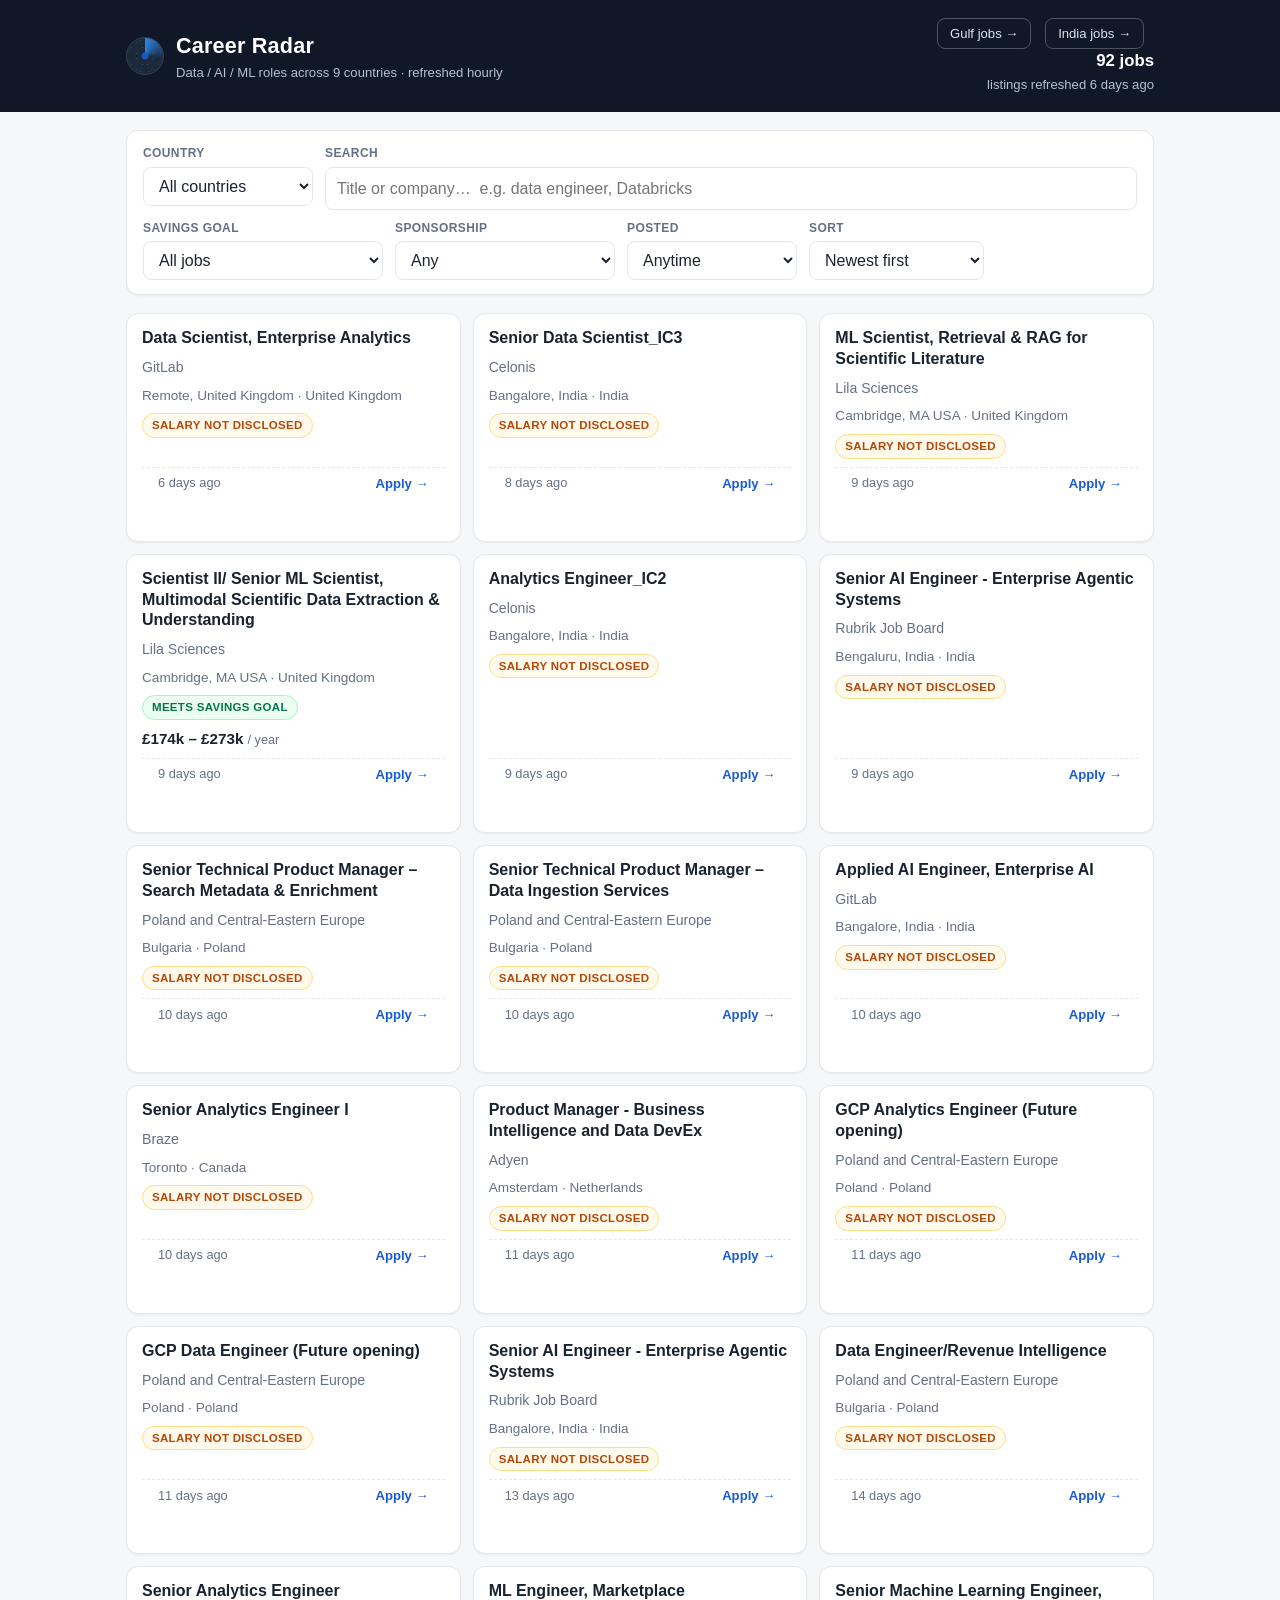
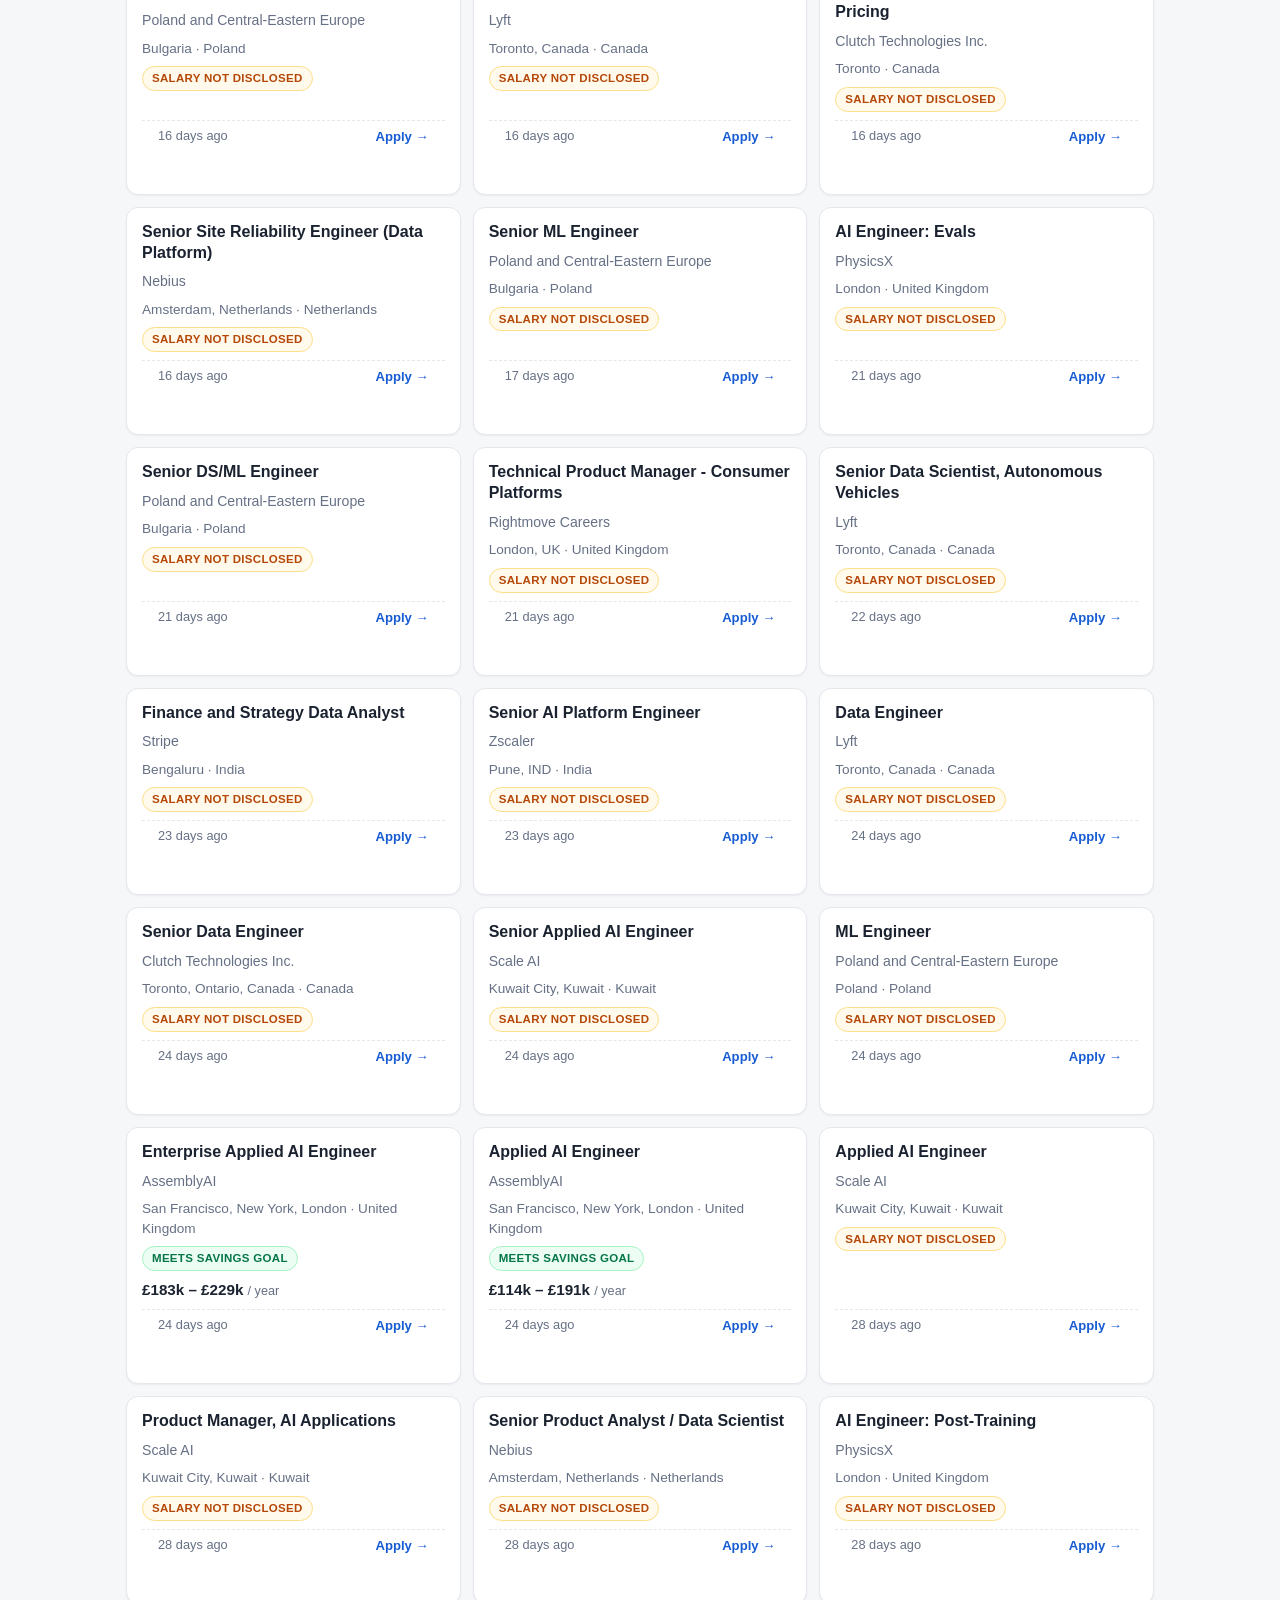
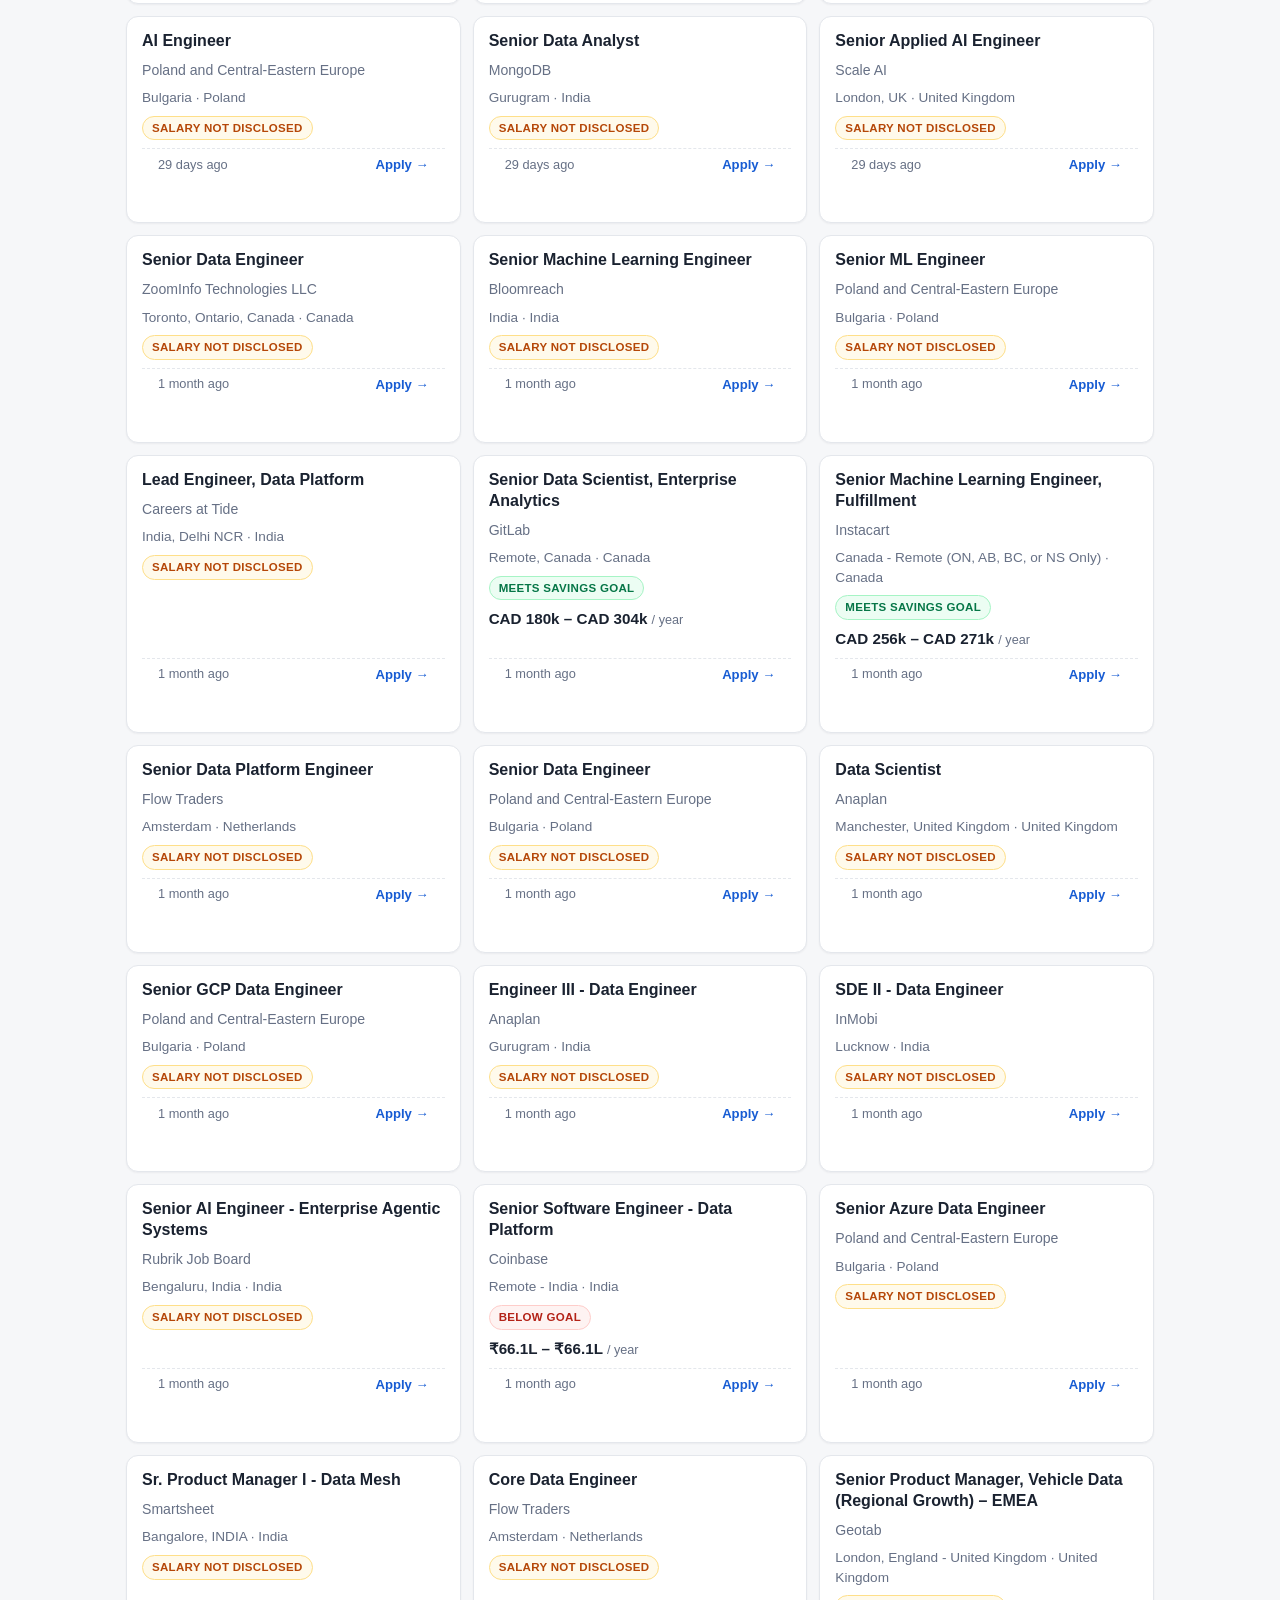
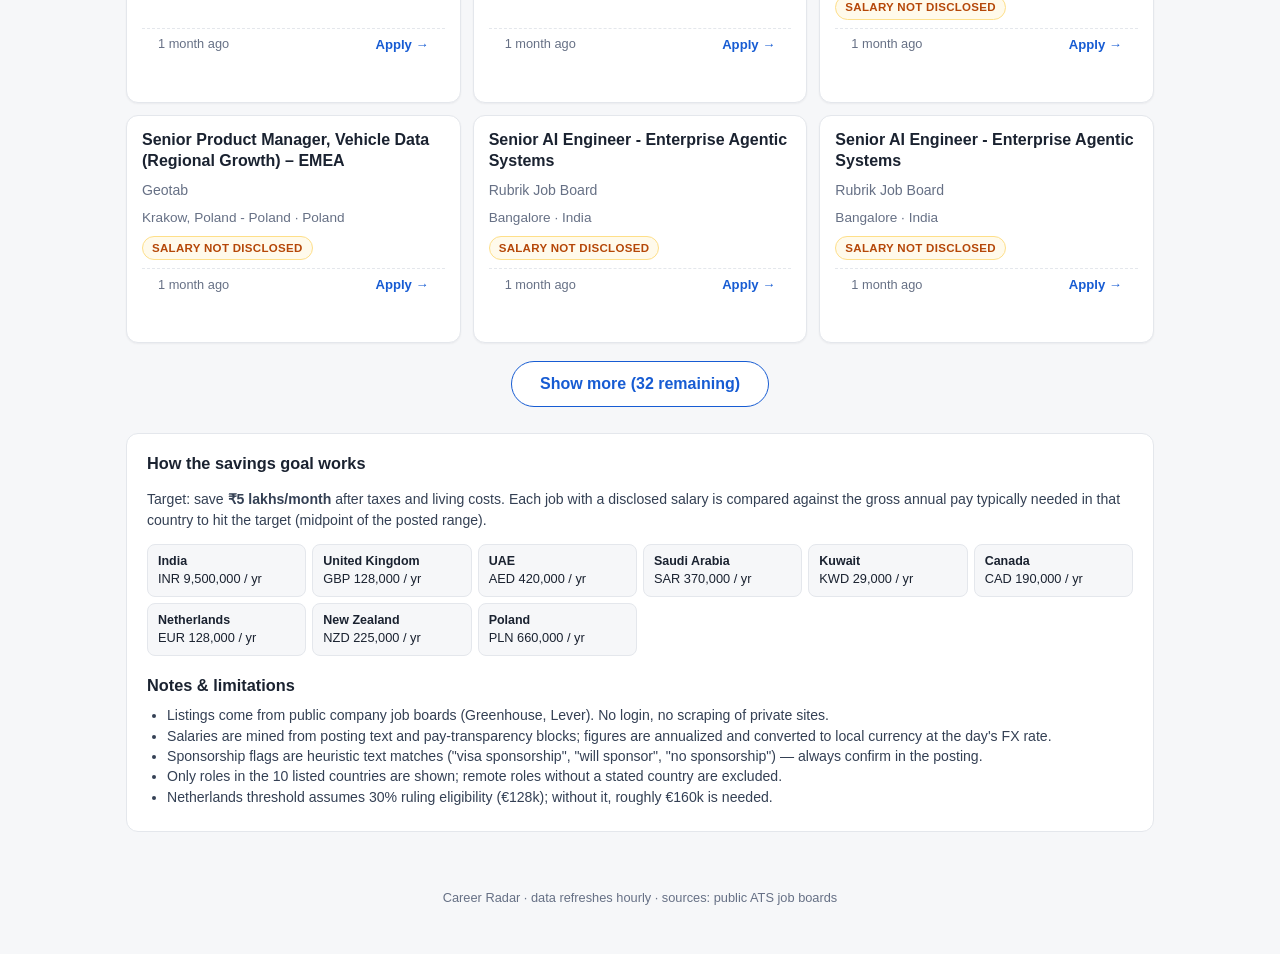
<file: web/index.html>
<!DOCTYPE html>
<html lang="en">
<head>
<meta charset="UTF-8">
<meta name="viewport" content="width=device-width, initial-scale=1.0">
<title>Career Radar — International Data Jobs</title>
<meta name="description" content="Hourly-refreshed international job board for data engineers, data scientists, AI/ML engineers and analysts across 9 countries.">
<link rel="stylesheet" href="styles.css">
</head>
<body>
<header class="topbar">
  <div class="wrap">
    <div class="brand">
      <span class="radar" aria-hidden="true"></span>
      <div>
        <h1>Career Radar</h1>
        <p class="sub">Data / AI / ML roles across 9 countries &middot; refreshed hourly</p>
      </div>
    </div>
    <div class="meta">
      <a class="nav-link" href="gulf/index.html">Gulf jobs &rarr;</a>
      <a class="nav-link" href="india/index.html">India jobs &rarr;</a>
      <span id="count" class="count"></span>
      <span id="refreshed" class="refreshed" title=""></span>
    </div>
  </div>
</header>

<main class="wrap">
  <section class="controls" aria-label="Filters">
    <div class="row">
      <label class="field">
        <span>Country</span>
        <select id="country">
          <option value="">All countries</option>
        </select>
      </label>
      <label class="field grow">
        <span>Search</span>
        <input id="search" type="search" placeholder="Title or company…  e.g. data engineer, Databricks" autocomplete="off">
      </label>
    </div>
    <div class="row">
      <label class="field">
        <span>Savings goal</span>
        <select id="goal">
          <option value="">All jobs</option>
          <option value="yes">Meets ₹5L/mo savings goal</option>
          <option value="unknown">Salary not disclosed</option>
          <option value="no">Below savings goal</option>
        </select>
      </label>
      <label class="field">
        <span>Sponsorship</span>
        <select id="spon">
          <option value="">Any</option>
          <option value="yes">Sponsorship mentioned</option>
          <option value="unknown">Not mentioned</option>
          <option value="no">Explicitly no sponsorship</option>
        </select>
      </label>
      <label class="field">
        <span>Posted</span>
        <select id="fresh">
          <option value="">Anytime</option>
          <option value="1">Last 24 hours</option>
          <option value="3">Last 3 days</option>
          <option value="7">Last 7 days</option>
        </select>
      </label>
      <label class="field">
        <span>Sort</span>
        <select id="sort">
          <option value="new">Newest first</option>
          <option value="salary">Salary: high to low</option>
        </select>
      </label>
    </div>
  </section>

  <section id="results" class="results" aria-live="polite"></section>
  <div class="more-wrap">
    <button id="more" class="more" hidden>Show more</button>
  </div>

  <section class="about">
    <h2>How the savings goal works</h2>
    <p>Target: save <strong>₹5 lakhs/month</strong> after taxes and living costs.
    Each job with a disclosed salary is compared against the gross annual pay
    typically needed in that country to hit the target (midpoint of the posted range).</p>
    <div class="thresholds" id="thresholds"></div>
    <h2>Notes &amp; limitations</h2>
    <ul>
      <li>Listings come from public company job boards (Greenhouse, Lever). No login, no scraping of private sites.</li>
      <li>Salaries are mined from posting text and pay-transparency blocks; figures are annualized and converted to local currency at the day's FX rate.</li>
      <li>Sponsorship flags are heuristic text matches ("visa sponsorship", "will sponsor", "no sponsorship") — always confirm in the posting.</li>
      <li>Only roles in the 10 listed countries are shown; remote roles without a stated country are excluded.</li>
      <li class="netherlands-note">Netherlands threshold assumes 30% ruling eligibility (€128k); without it, roughly €160k is needed.</li>
    </ul>
  </section>
</main>

<footer class="wrap foot">
  <p>Career Radar &middot; data refreshes hourly &middot; sources: public ATS job boards</p>
</footer>

<script src="app.js"></script>
</body>
</html>
</file>
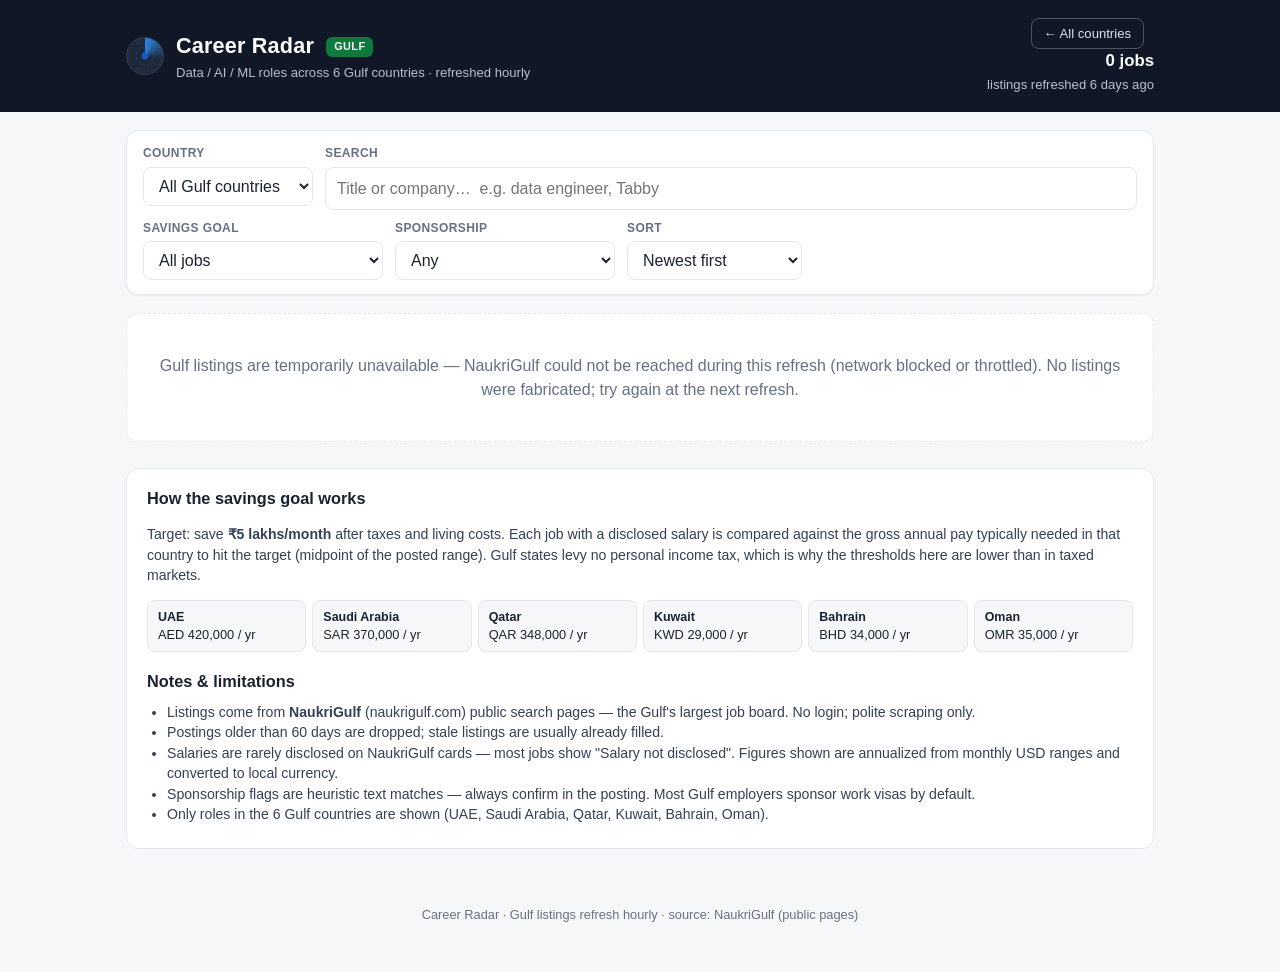
<file: web/gulf/index.html>
<!DOCTYPE html>
<html lang="en">
<head>
<meta charset="UTF-8">
<meta name="viewport" content="width=device-width, initial-scale=1.0">
<title>Career Radar — Gulf Data Jobs</title>
<meta name="description" content="Hourly-refreshed Gulf job board for data engineers, data scientists, AI/ML engineers and analysts across UAE, Saudi Arabia, Qatar, Kuwait, Bahrain and Oman. Source: NaukriGulf.">
<link rel="stylesheet" href="../styles.css">
</head>
<body>
<header class="topbar">
  <div class="wrap">
    <div class="brand">
      <span class="radar" aria-hidden="true"></span>
      <div>
        <h1>Career Radar <span class="gulf-tag">Gulf</span></h1>
        <p class="sub">Data / AI / ML roles across 6 Gulf countries &middot; refreshed hourly</p>
      </div>
    </div>
    <div class="meta">
      <a class="nav-link" href="../index.html">&larr; All countries</a>
      <span id="count" class="count"></span>
      <span id="refreshed" class="refreshed" title=""></span>
    </div>
  </div>
</header>

<main class="wrap">
  <section class="controls" aria-label="Filters">
    <div class="row">
      <label class="field">
        <span>Country</span>
        <select id="country">
          <option value="">All Gulf countries</option>
        </select>
      </label>
      <label class="field grow">
        <span>Search</span>
        <input id="search" type="search" placeholder="Title or company…  e.g. data engineer, Tabby" autocomplete="off">
      </label>
    </div>
    <div class="row">
      <label class="field">
        <span>Savings goal</span>
        <select id="goal">
          <option value="">All jobs</option>
          <option value="yes">Meets ₹5L/mo savings goal</option>
          <option value="unknown">Salary not disclosed</option>
          <option value="no">Below savings goal</option>
        </select>
      </label>
      <label class="field">
        <span>Sponsorship</span>
        <select id="spon">
          <option value="">Any</option>
          <option value="yes">Sponsorship mentioned</option>
          <option value="unknown">Not mentioned</option>
          <option value="no">Explicitly no sponsorship</option>
        </select>
      </label>
      <label class="field">
        <span>Sort</span>
        <select id="sort">
          <option value="new">Newest first</option>
          <option value="salary">Salary: high to low</option>
        </select>
      </label>
    </div>
  </section>

  <section id="results" class="results" aria-live="polite"></section>
  <div class="more-wrap">
    <button id="more" class="more" hidden>Show more</button>
  </div>

  <section class="about">
    <h2>How the savings goal works</h2>
    <p>Target: save <strong>₹5 lakhs/month</strong> after taxes and living costs.
    Each job with a disclosed salary is compared against the gross annual pay
    typically needed in that country to hit the target (midpoint of the posted range).
    Gulf states levy no personal income tax, which is why the thresholds here
    are lower than in taxed markets.</p>
    <div class="thresholds" id="thresholds"></div>
    <h2>Notes &amp; limitations</h2>
    <ul>
      <li>Listings come from <strong>NaukriGulf</strong> (naukrigulf.com) public search pages — the Gulf's largest job board. No login; polite scraping only.</li>
      <li>Postings older than 60 days are dropped; stale listings are usually already filled.</li>
      <li>Salaries are rarely disclosed on NaukriGulf cards — most jobs show "Salary not disclosed". Figures shown are annualized from monthly USD ranges and converted to local currency.</li>
      <li>Sponsorship flags are heuristic text matches — always confirm in the posting. Most Gulf employers sponsor work visas by default.</li>
      <li>Only roles in the 6 Gulf countries are shown (UAE, Saudi Arabia, Qatar, Kuwait, Bahrain, Oman).</li>
    </ul>
  </section>
</main>

<footer class="wrap foot">
  <p>Career Radar &middot; Gulf listings refresh hourly &middot; source: NaukriGulf (public pages)</p>
</footer>

<script src="app.js"></script>
</body>
</html>
</file>
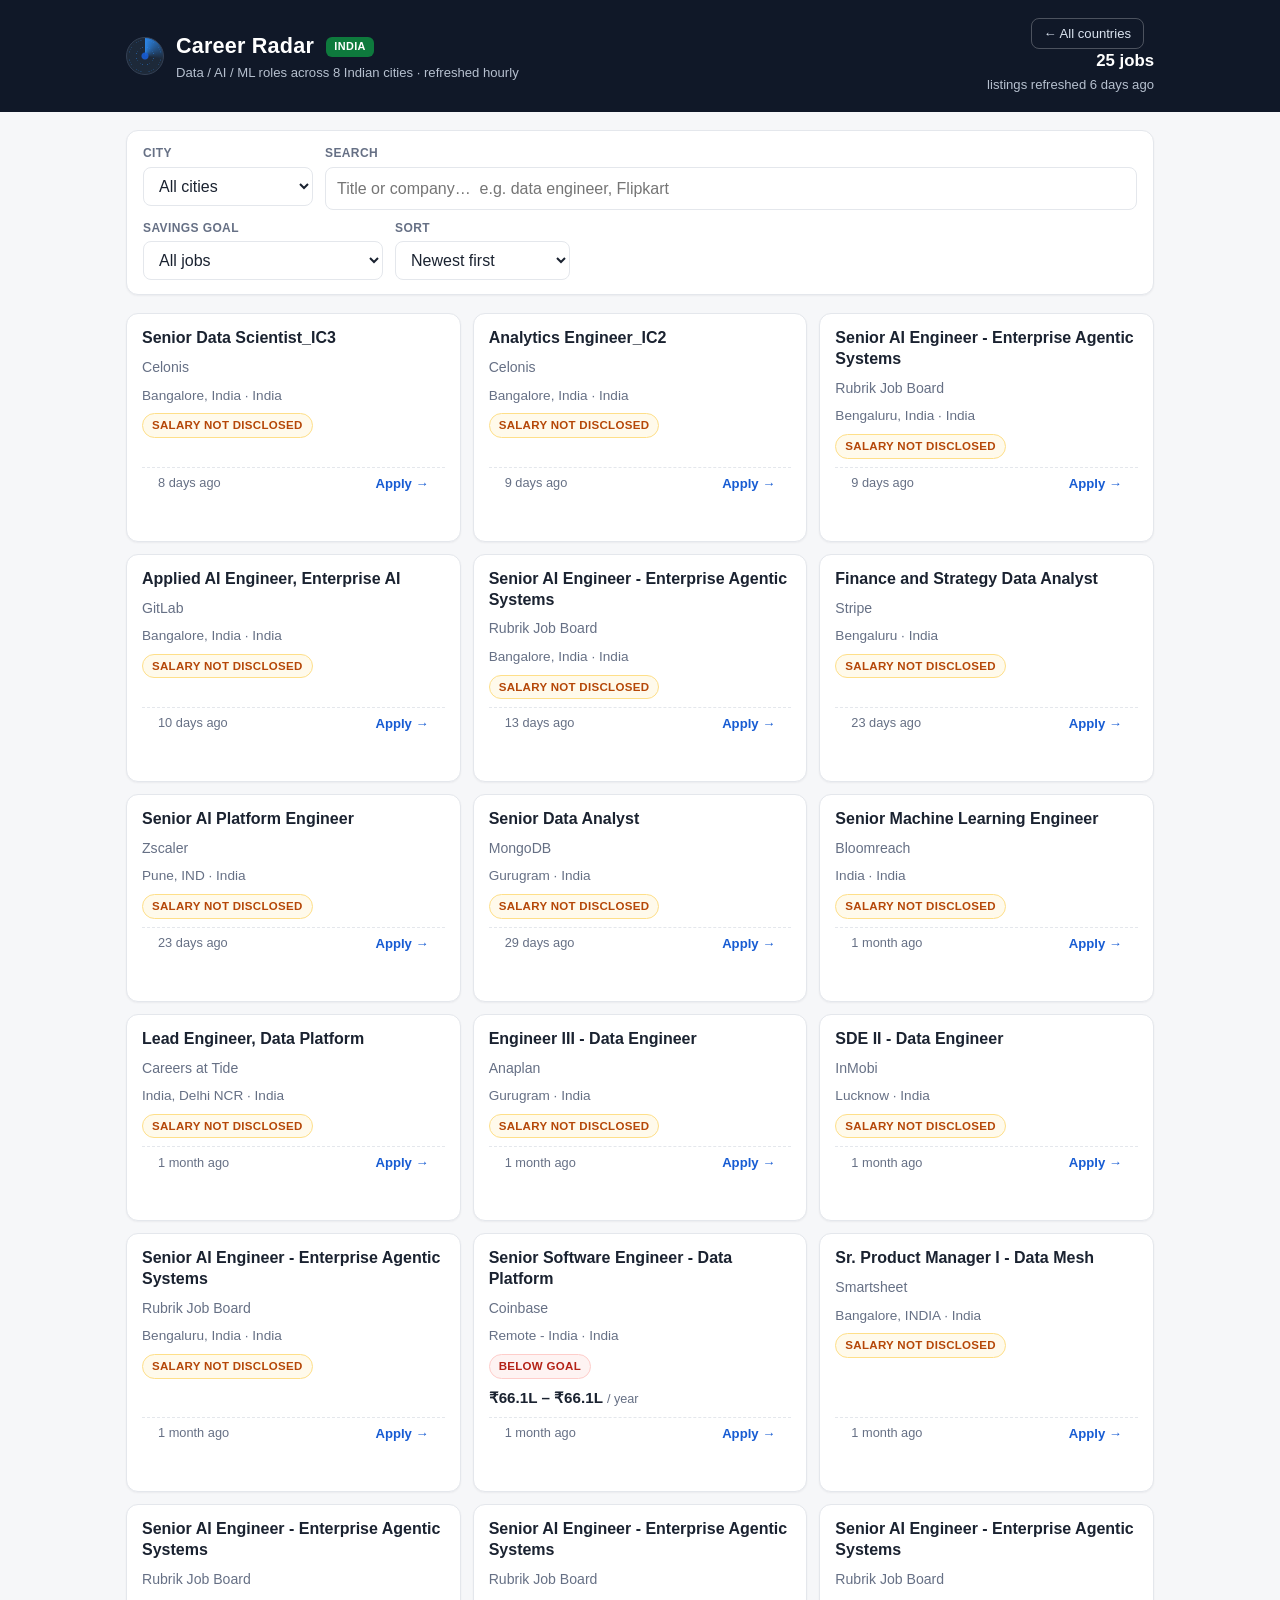
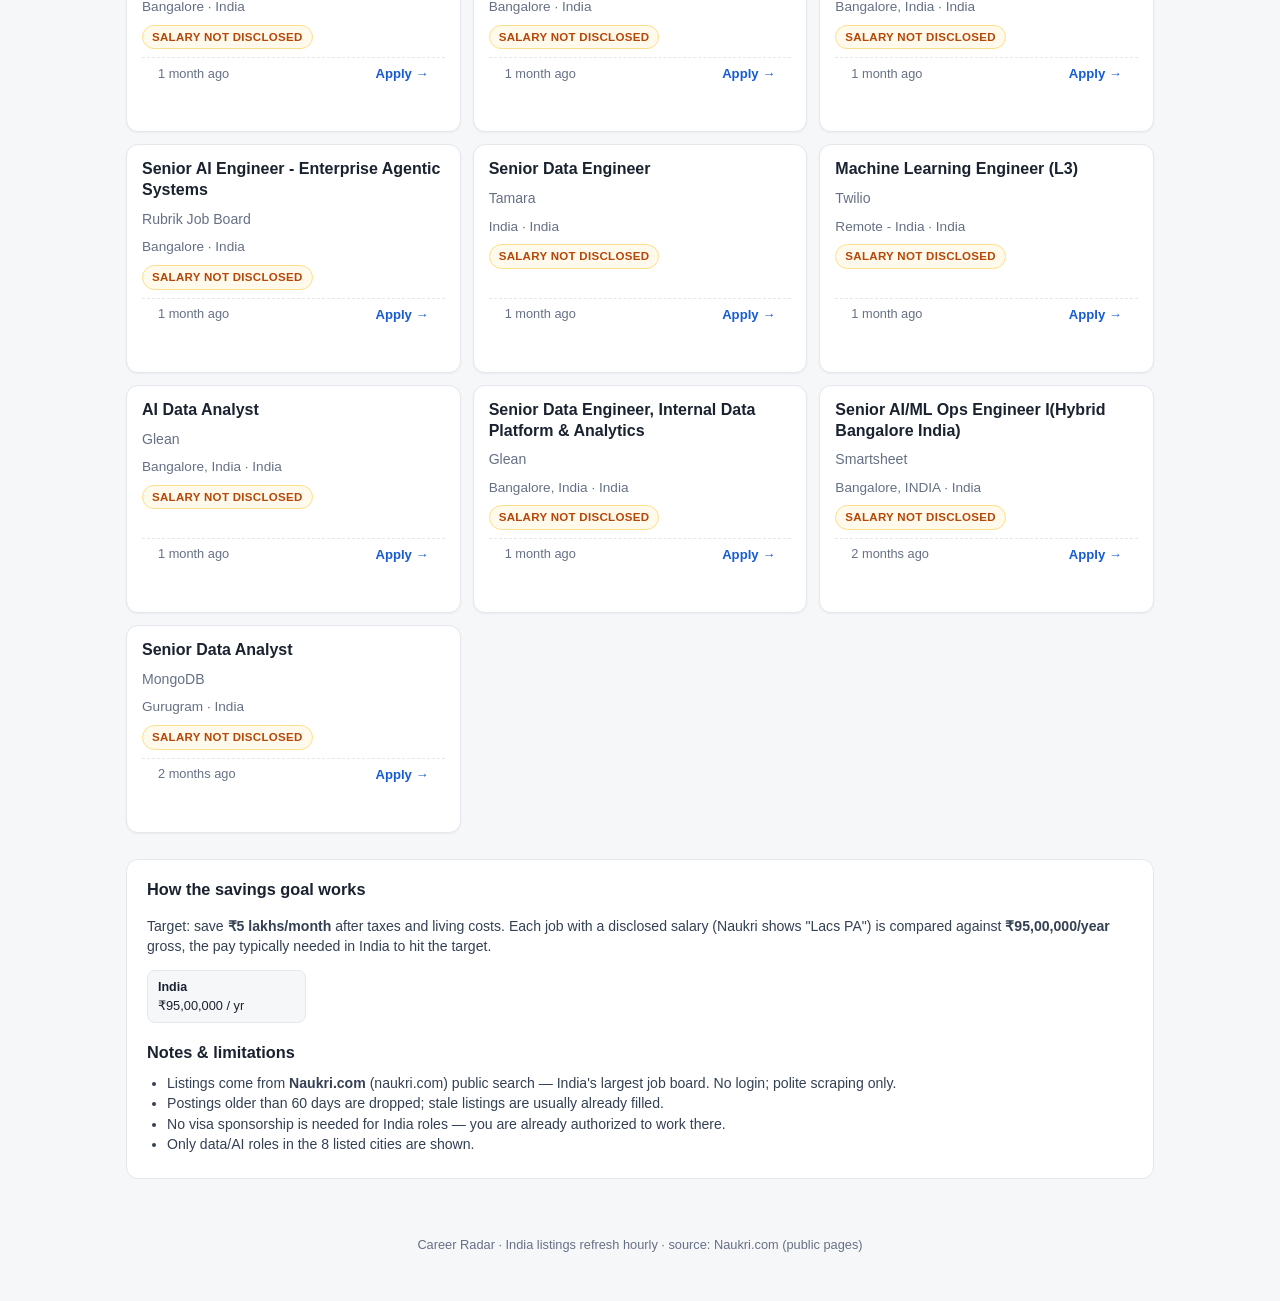
<file: web/india/index.html>
<!DOCTYPE html>
<html lang="en">
<head>
<meta charset="UTF-8">
<meta name="viewport" content="width=device-width, initial-scale=1.0">
<title>Career Radar — India Data Jobs</title>
<meta name="description" content="Hourly-refreshed India job board for data engineers, data scientists, AI/ML engineers and analysts across 8 cities. Source: Naukri.com.">
<link rel="stylesheet" href="../styles.css">
</head>
<body>
<header class="topbar">
  <div class="wrap">
    <div class="brand">
      <span class="radar" aria-hidden="true"></span>
      <div>
        <h1>Career Radar <span class="gulf-tag">India</span></h1>
        <p class="sub">Data / AI / ML roles across 8 Indian cities &middot; refreshed hourly</p>
      </div>
    </div>
    <div class="meta">
      <a class="nav-link" href="../index.html">&larr; All countries</a>
      <span id="count" class="count"></span>
      <span id="refreshed" class="refreshed" title=""></span>
    </div>
  </div>
</header>

<main class="wrap">
  <section class="controls" aria-label="Filters">
    <div class="row">
      <label class="field">
        <span>City</span>
        <select id="city">
          <option value="">All cities</option>
        </select>
      </label>
      <label class="field grow">
        <span>Search</span>
        <input id="search" type="search" placeholder="Title or company…  e.g. data engineer, Flipkart" autocomplete="off">
      </label>
    </div>
    <div class="row">
      <label class="field">
        <span>Savings goal</span>
        <select id="goal">
          <option value="">All jobs</option>
          <option value="yes">Meets ₹5L/mo savings goal</option>
          <option value="unknown">Salary not disclosed</option>
          <option value="no">Below savings goal</option>
        </select>
      </label>
      <label class="field">
        <span>Sort</span>
        <select id="sort">
          <option value="new">Newest first</option>
          <option value="salary">Salary: high to low</option>
        </select>
      </label>
    </div>
  </section>

  <section id="results" class="results" aria-live="polite"></section>
  <div class="more-wrap">
    <button id="more" class="more" hidden>Show more</button>
  </div>

  <section class="about">
    <h2>How the savings goal works</h2>
    <p>Target: save <strong>₹5 lakhs/month</strong> after taxes and living costs.
    Each job with a disclosed salary (Naukri shows "Lacs PA") is compared against
    <strong>₹95,00,000/year</strong> gross, the pay typically needed in India to hit the target.</p>
    <div class="thresholds" id="thresholds"></div>
    <h2>Notes &amp; limitations</h2>
    <ul>
      <li>Listings come from <strong>Naukri.com</strong> (naukri.com) public search — India's largest job board. No login; polite scraping only.</li>
      <li>Postings older than 60 days are dropped; stale listings are usually already filled.</li>
      <li>No visa sponsorship is needed for India roles — you are already authorized to work there.</li>
      <li>Only data/AI roles in the 8 listed cities are shown.</li>
    </ul>
  </section>
</main>

<footer class="wrap foot">
  <p>Career Radar &middot; India listings refresh hourly &middot; source: Naukri.com (public pages)</p>
</footer>

<script src="app.js"></script>
</body>
</html>
</file>
<file: web/styles.css>
:root {
  --bg: #f6f7f9;
  --card: #ffffff;
  --ink: #1a2230;
  --muted: #667085;
  --line: #e4e7ec;
  --accent: #175cd3;
  --accent-soft: #eff4ff;
  --good: #067647;
  --good-soft: #ecfdf3;
  --warn: #b54708;
  --warn-soft: #fffaeb;
  --bad: #b42318;
  --bad-soft: #fef3f2;
  --radius: 12px;
}
* { box-sizing: border-box; }
body {
  margin: 0;
  background: var(--bg);
  color: var(--ink);
  font-family: -apple-system, BlinkMacSystemFont, "Segoe UI", Roboto,
    "Helvetica Neue", Arial, sans-serif;
  line-height: 1.45;
}
.wrap { max-width: 1060px; margin: 0 auto; padding: 0 16px; }

/* header */
.topbar {
  background: #101828;
  color: #fff;
  padding: 18px 0;
  position: sticky;
  top: 0;
  z-index: 10;
}
.topbar .wrap {
  display: flex;
  justify-content: space-between;
  align-items: center;
  gap: 12px;
  flex-wrap: wrap;
}
.brand { display: flex; align-items: center; gap: 12px; }
.brand h1 { font-size: 1.35rem; margin: 0; letter-spacing: .2px; }
.brand .sub { margin: 2px 0 0; color: #b6c0cf; font-size: .82rem; }
.radar {
  width: 38px; height: 38px; border-radius: 50%;
  background:
    radial-gradient(circle at 50% 50%, rgba(23,92,211,.9) 0 3px, transparent 4px),
    conic-gradient(from 0deg, rgba(46,144,250,.9), transparent 28%),
    radial-gradient(circle, transparent 34%, rgba(46,144,250,.55) 35%, transparent 36%),
    radial-gradient(circle, transparent 62%, rgba(46,144,250,.35) 63%, transparent 64%),
    #1d2939;
  border: 1px solid #344054;
  animation: sweep 3.2s linear infinite;
}
@keyframes sweep { to { filter: hue-rotate(0deg); transform: rotate(360deg); } }
.meta { text-align: right; font-size: .82rem; color: #b6c0cf; }
.count { display: block; font-size: 1.05rem; font-weight: 700; color: #fff; }
.refreshed { display: block; margin-top: 2px; }

/* controls */
.controls {
  background: var(--card);
  border: 1px solid var(--line);
  border-radius: var(--radius);
  padding: 14px 16px;
  margin: 18px 0;
  box-shadow: 0 1px 2px rgba(16,24,40,.05);
}
.row { display: flex; gap: 12px; flex-wrap: wrap; margin-bottom: 10px; }
.row:last-child { margin-bottom: 0; }
.field { display: flex; flex-direction: column; gap: 4px; min-width: 170px; }
.field.grow { flex: 1; min-width: 220px; }
.field span { font-size: .75rem; font-weight: 600; color: var(--muted); text-transform: uppercase; letter-spacing: .4px; }
.field select, .field input {
  font: inherit;
  padding: 9px 11px;
  border: 1px solid var(--line);
  border-radius: 8px;
  background: #fff;
  color: var(--ink);
}
.field select:focus, .field input:focus {
  outline: 2px solid var(--accent);
  outline-offset: -1px;
  border-color: var(--accent);
}

/* cards */
.results {
  display: grid;
  grid-template-columns: repeat(auto-fill, minmax(300px, 1fr));
  gap: 12px;
}
.card {
  background: var(--card);
  border: 1px solid var(--line);
  border-radius: var(--radius);
  padding: 14px 15px;
  display: flex;
  flex-direction: column;
  gap: 8px;
  box-shadow: 0 1px 2px rgba(16,24,40,.05);
}
.card h3 { margin: 0; font-size: 1rem; line-height: 1.3; }
.card h3 a { color: var(--ink); text-decoration: none; }
.card h3 a:hover { color: var(--accent); text-decoration: underline; }
.company { color: var(--muted); font-size: .88rem; margin: 0; }
.loc { color: var(--muted); font-size: .85rem; margin: 0; }
.badges { display: flex; flex-wrap: wrap; gap: 6px; }
.badge {
  font-size: .72rem; font-weight: 700;
  padding: 3px 9px; border-radius: 999px;
  text-transform: uppercase; letter-spacing: .3px;
}
.badge.goal-yes { background: var(--good-soft); color: var(--good); border: 1px solid #a6f4c5; }
.badge.goal-no { background: var(--bad-soft); color: var(--bad); border: 1px solid #fecdca; }
.badge.goal-unknown { background: var(--warn-soft); color: var(--warn); border: 1px solid #fedf89; }
.badge.spon-yes { background: var(--accent-soft); color: var(--accent); border: 1px solid #b2ddff; }
.badge.spon-no { background: #f2f4f7; color: var(--muted); border: 1px solid var(--line); }
.salary { font-weight: 700; font-size: .95rem; margin: 0; }
.salary small { font-weight: 400; color: var(--muted); }
.card .foot {
  display: flex; justify-content: space-between; align-items: center;
  margin-top: auto; padding-top: 6px;
  border-top: 1px dashed var(--line);
  font-size: .8rem; color: var(--muted);
}
.apply {
  font-size: .82rem; font-weight: 700; color: var(--accent);
  text-decoration: none; white-space: nowrap;
}
.apply:hover { text-decoration: underline; }
.empty {
  grid-column: 1 / -1;
  text-align: center; color: var(--muted);
  padding: 40px 16px;
  background: var(--card); border: 1px dashed var(--line);
  border-radius: var(--radius);
}
.more-wrap { text-align: center; margin: 18px 0; }
.more {
  font: inherit; font-weight: 700;
  padding: 10px 28px; border-radius: 999px;
  border: 1px solid var(--accent); background: #fff; color: var(--accent);
  cursor: pointer;
}
.more:hover { background: var(--accent-soft); }

/* about */
.about {
  background: var(--card);
  border: 1px solid var(--line);
  border-radius: var(--radius);
  padding: 18px 20px;
  margin: 26px 0;
}
.about h2 { font-size: 1.02rem; margin: 18px 0 8px; }
.about h2:first-child { margin-top: 0; }
.about p, .about li { font-size: .88rem; color: #344054; }
.about ul { padding-left: 20px; margin: 6px 0; }
.thresholds {
  display: grid;
  grid-template-columns: repeat(auto-fill, minmax(150px, 1fr));
  gap: 6px; margin-top: 10px;
}
.thresholds div {
  background: var(--bg); border: 1px solid var(--line);
  border-radius: 8px; padding: 7px 10px; font-size: .8rem;
}
.thresholds b { display: block; font-size: .78rem; }
.foot { padding: 18px 16px 34px; color: var(--muted); font-size: .8rem; text-align: center; }

@media (max-width: 560px) {
  .field { min-width: 100%; }
  .topbar .wrap { align-items: flex-start; }
  .meta { text-align: left; }
}

/* Gulf portal additions */
.gulf-tag {
  display: inline-block; font-size: .68rem; font-weight: 700;
  background: #0e7a3d; color: #fff; border-radius: 6px;
  padding: 2px 8px; margin-left: 6px; vertical-align: middle;
  letter-spacing: .4px; text-transform: uppercase;
}
.nav-link {
  display: inline-block; color: #dbe4f0; text-decoration: none;
  border: 1px solid rgba(255,255,255,.25); border-radius: 8px;
  padding: 5px 12px; font-size: .82rem; margin-right: 10px;
}
.nav-link:hover { background: rgba(255,255,255,.12); color: #fff; }
</file>
